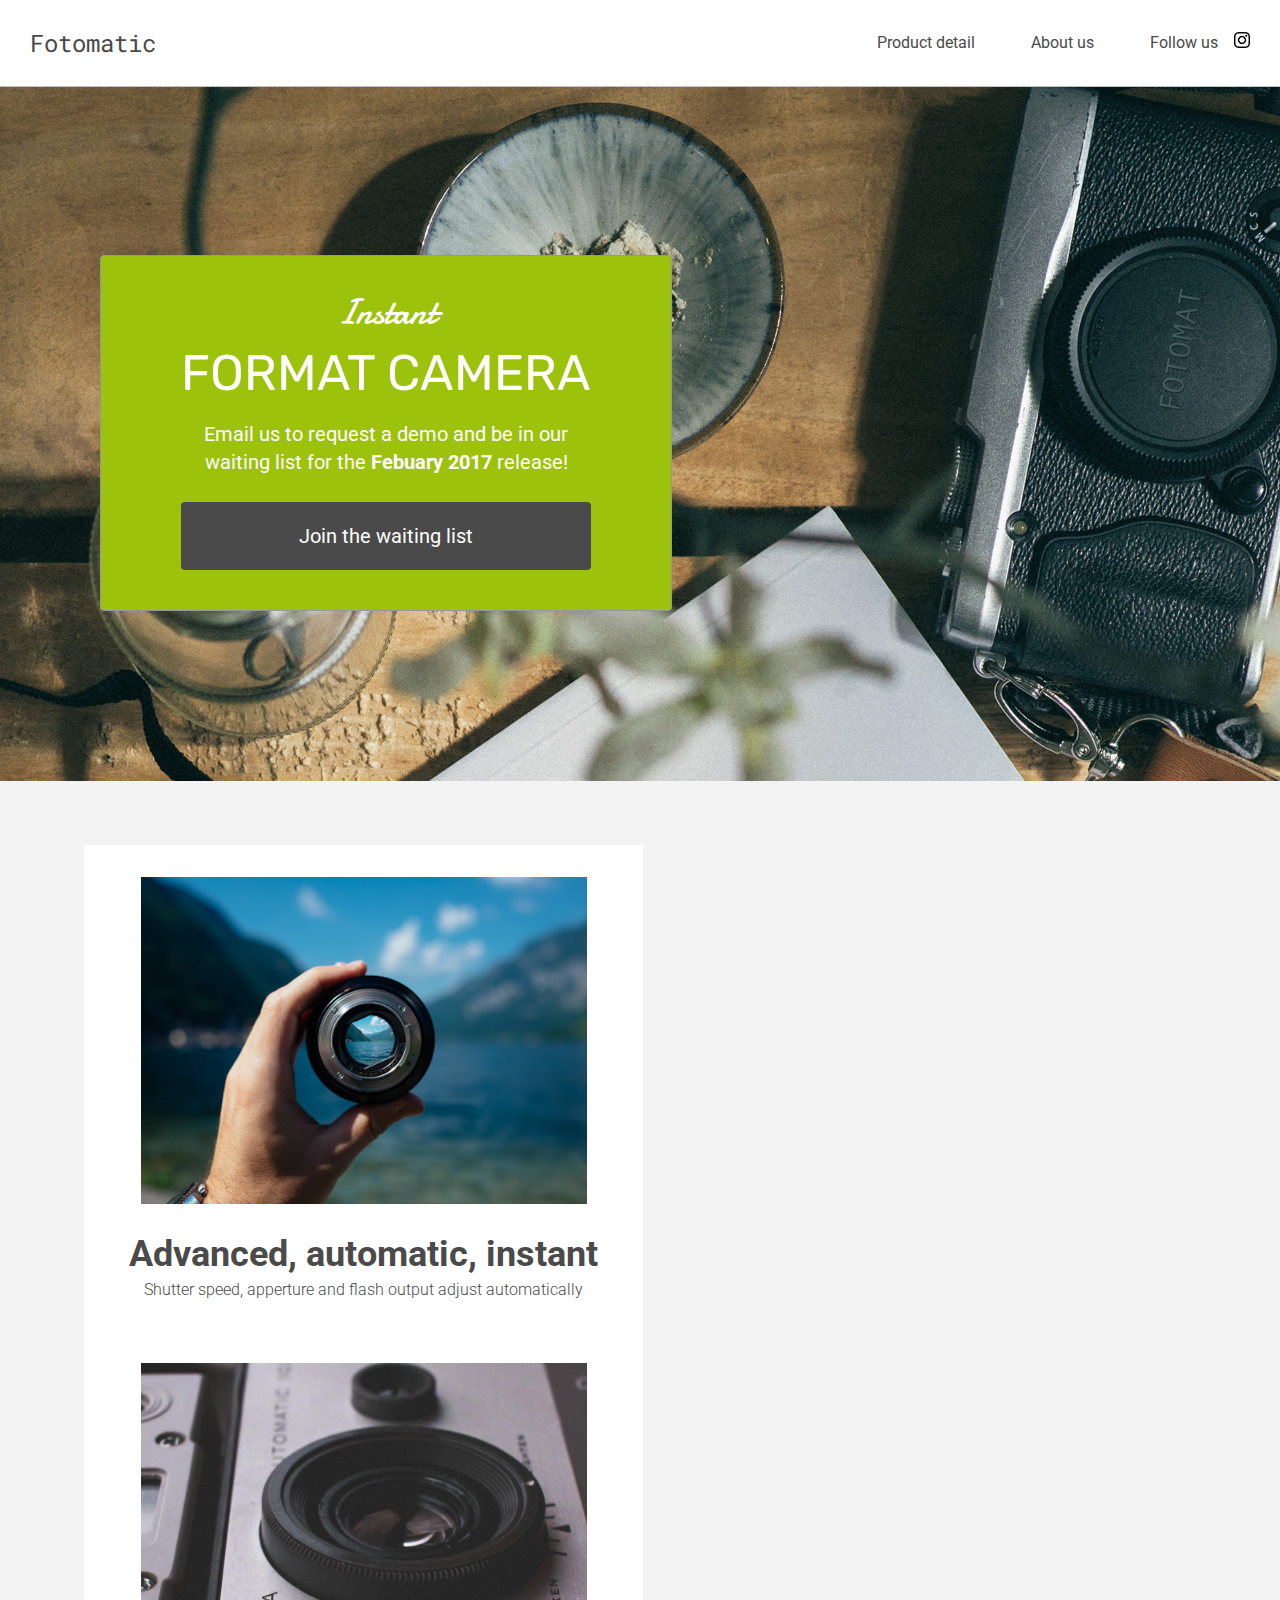
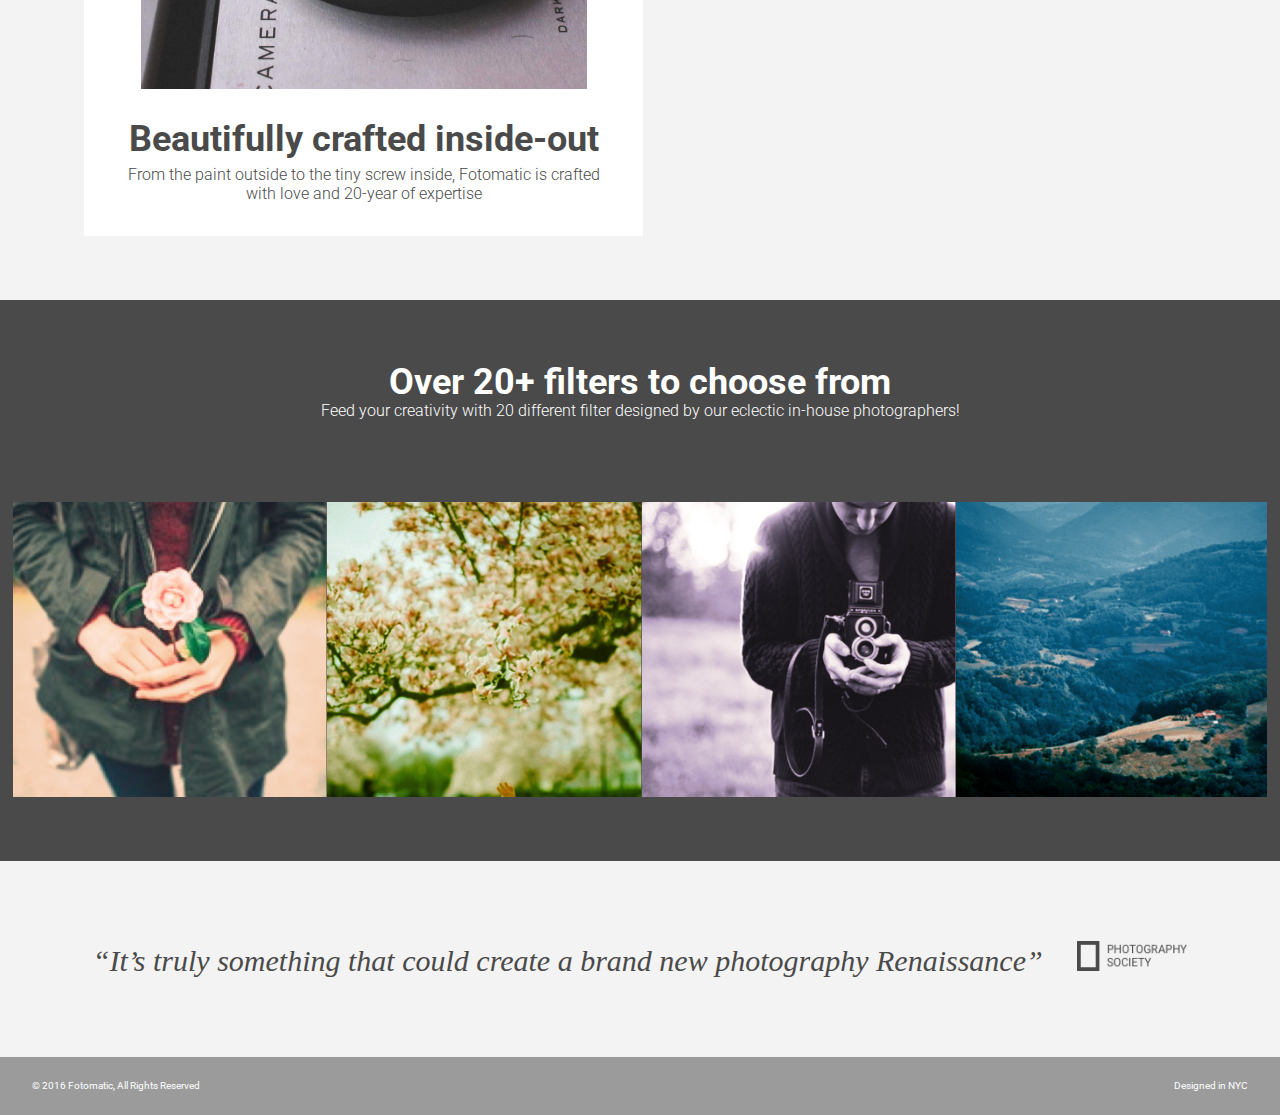
<file: Fotomatic/index.html>
<!DOCTYPE html>
<html>
<head>
  <link href="https://fonts.googleapis.com/css?family=Damion" rel="stylesheet">
  <link href="https://fonts.googleapis.com/css?family=Rubik" rel="stylesheet">
  <link href="https://fonts.googleapis.com/css?family=Roboto:300,400,600,700" rel="stylesheet">
  <link rel="stylesheet" href="./resources/css/reset.css">
  <link rel="stylesheet" href="./resources/css/style.css">
  <meta charset="UTF-8">
</head>
<body>
  <!-- Header -->
  <header>
    <div class="content">
      <a href="index.html" class="logo">Fotomatic</a>
      <nav class="desktop">
        <ul>
          <li><a href="#">Product detail</a></li>
          <li><a href="#">About us</a></li>
          <li><a href="https://www.instagram.com/">Follow us <img class="icon" src="./resources/images/instagram.png"></a></li>
        </ul>
      </nav>
      <nav class="mobile">
        <ul>
          <li><a href="#"><img src="./resources/images/ic-logo.svg"></a></li>
          <li><a href="#"><img src="./resources/images/ic-product-detail.svg"></a></li>
          <li><a href="#"><img src="./resources/images/ic-about-us.svg"></a></li>
          <li><a href="#" class="button">Join us</a></li>
        </ul>
      </nav>
    </div>
  </header>

  <!-- Main Content -->
  <div class="main-content">

    <!-- Sign Up Section -->
    <div id="sign-up-section" class="banner">
      <div id="sign-up-cta">
        <div class="content center">
          <div class="header">
            <h2 class="cursive">Instant</h2>
            <h1 class="striking">FORMAT CAMERA</h1>
          </div>
          <div class="email">
            <span>
              Email us to request a demo and be in our waiting list for the <strong>Febuary 2017</strong> release!
            </span>
            <div class="button">Join the waiting list</div>
          </div>
        </div>
      </div>
    </div>

    <!-- Features Section -->
    <div id="features-section">
      <div class="feature">
        <div class="center">
          <div class="image-container">
            <img src="./resources/images/feature-1.png" />
          </div>
          <div class="content">
            <h2>Advanced, automatic, instant</h2>
            <h3>Shutter speed, apperture and flash output adjust automatically</h3>
          </div>
        </div>
      </div>
      <div class="feature">
        <div class="center">
          <div class="image-container">
            <img src="./resources/images/feature-2.png" />
          </div>
          <div class="content">
            <h2>Beautifully crafted inside-out</h2>
            <h3>From the paint outside to the tiny screw inside, Fotomatic is crafted with love and 20-year of expertise</h3>
          </div>
        </div>
      </div>
    </div>

    <!-- Filters Section -->
    <div id="filters-section">
      <div class="content center">
        <h2>Over 20+ filters to choose from</h2>
        <h3>Feed your creativity with 20 different filter designed by our eclectic in-house photographers!</h3>
      </div>
      <div class="images-container">
        <div class="image-container">
          <img src="./resources/images/filter-1.png" />
        </div>
        <div class="image-container">
          <img src="./resources/images/filter-2.png" />
        </div>
        <div class="image-container">
          <img src="./resources/images/filter-3.png" />
        </div>
        <div class="image-container extra">
          <img src="./resources/images/filter-4.png" />
        </div>
      </div>
    </div>

    <!-- Quotes Section -->
    <div id="quotes-section">
      <div class="center">
        <span class="quote">“It’s truly something that could create a brand new photography Renaissance”</span>
        <img class="quote-citation" src="./resources/images/photography-logo.png" />
      </div>
    </div>

    <!-- Footer -->
    <footer>
      <div class="content">
        <span class="copyright">© 2016  Fotomatic, All Rights Reserved</span>
        <span class="location">Designed in NYC</span>
      </div>
    </footer>

  </div>
</body>
</html>
</file>
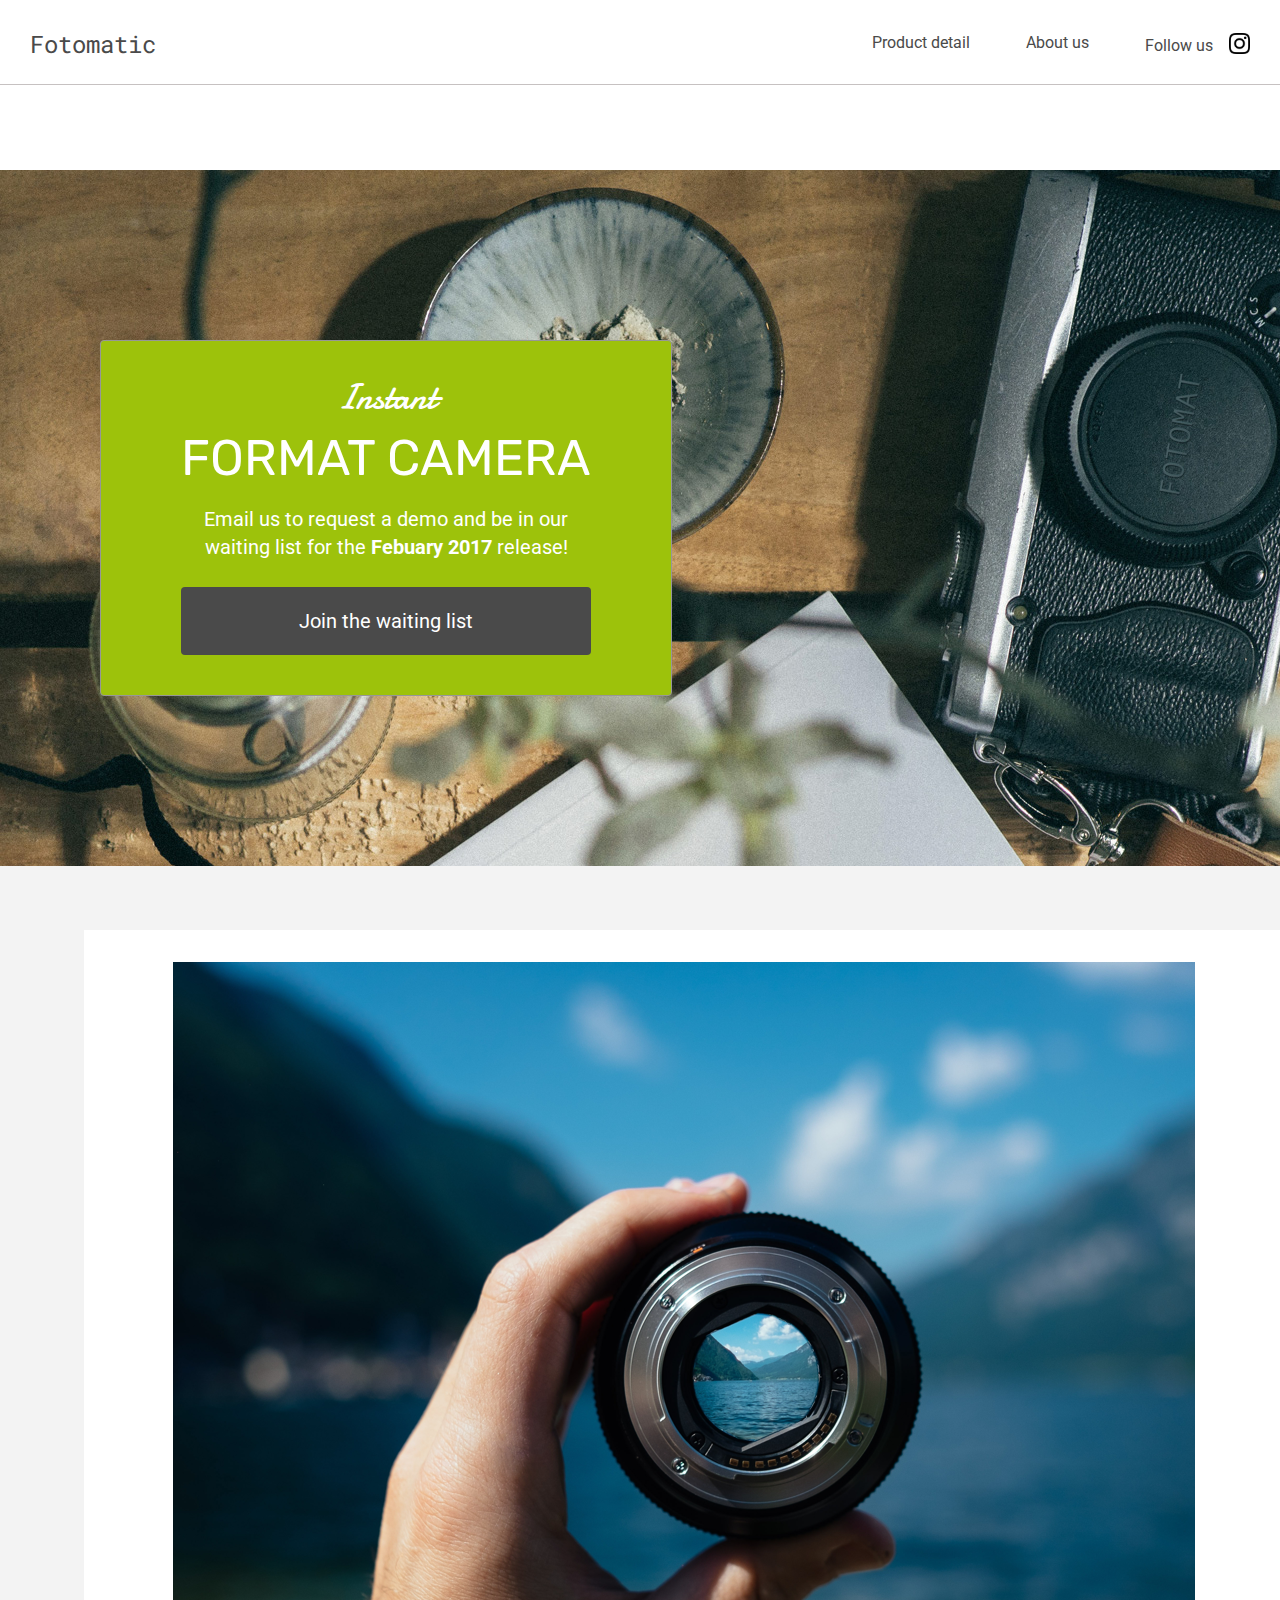
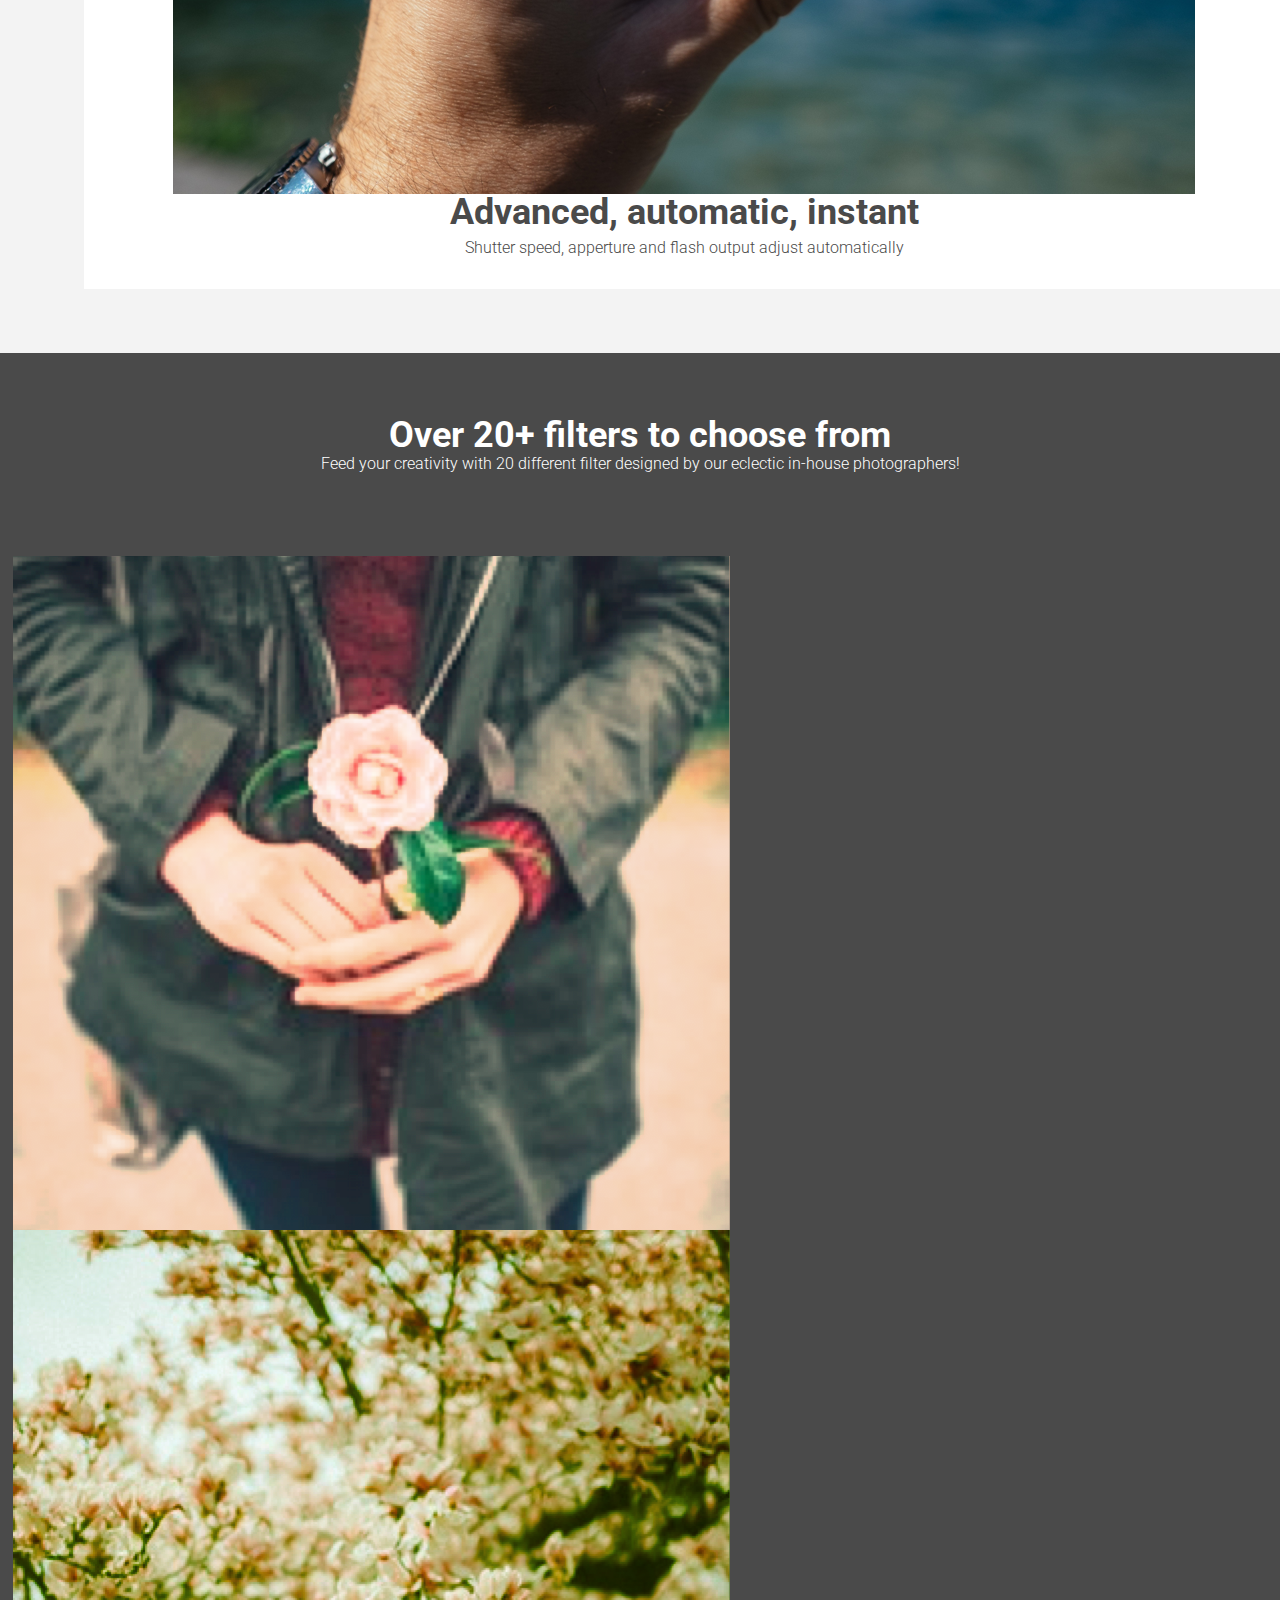
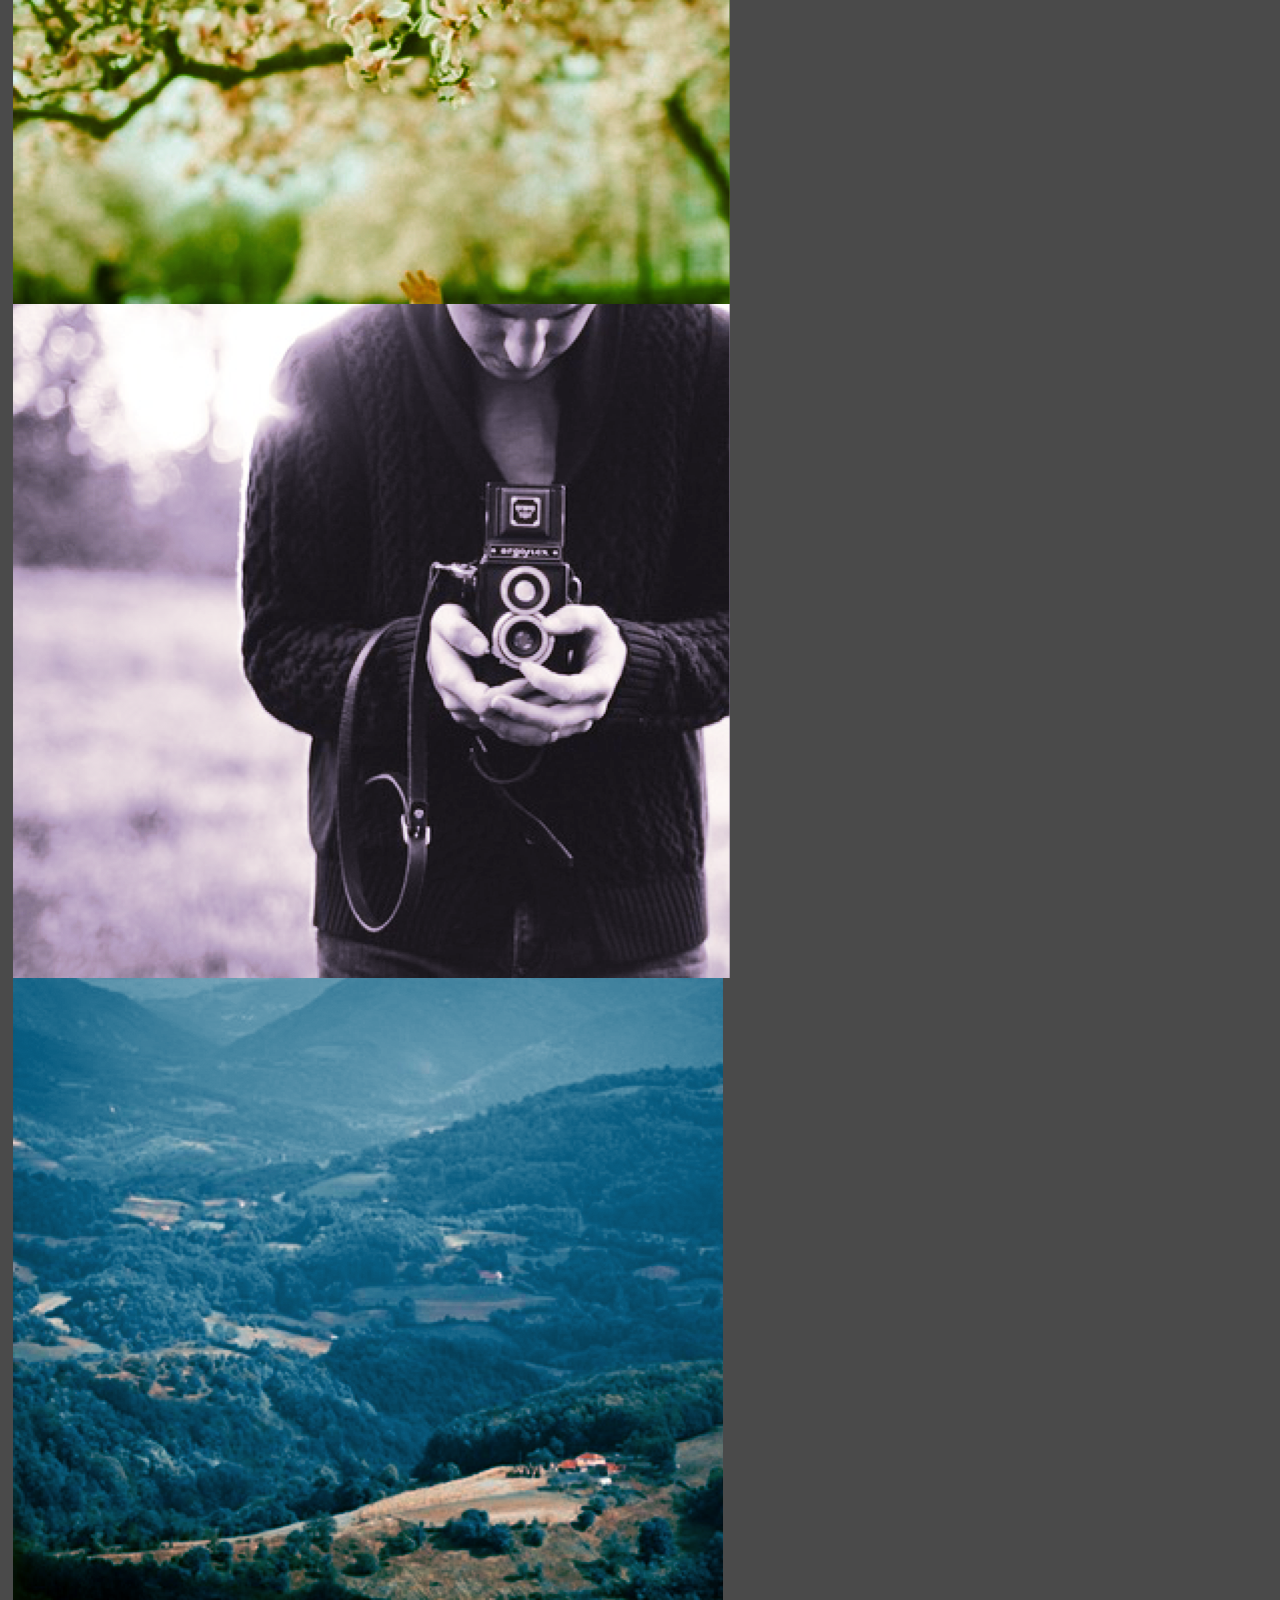
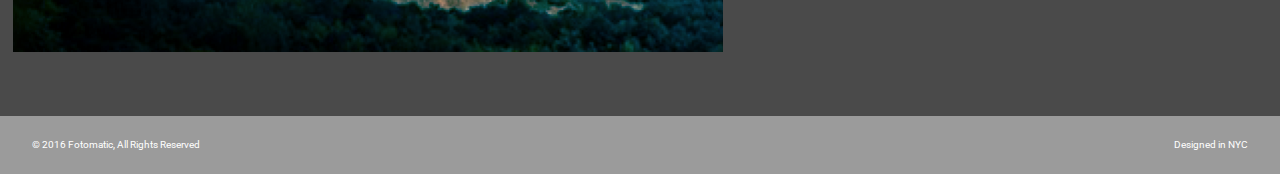
<file: Fotomatic/backup/index.html>
<!DOCTYPE html>
<html>
<head>
  <link href="https://fonts.googleapis.com/css?family=Damion" rel="stylesheet">
  <link href="https://fonts.googleapis.com/css?family=Rubik" rel="stylesheet">
  <link href="https://fonts.googleapis.com/css?family=Roboto:300,400,600,700" rel="stylesheet">
  <link rel="preconnect" href="https://fonts.googleapis.com">
<link rel="preconnect" href="https://fonts.gstatic.com" crossorigin>
<link href="https://fonts.googleapis.com/css2?family=Roboto+Mono&display=swap" rel="stylesheet">
  <link rel="stylesheet" href="./resources/css/reset.css">
  <link rel="stylesheet" href="./resources/css/style.css" type="text/css">
  <meta charset="UTF-8">
</head>
<body>
  <!-- Header -->
  <header>
    <div class="content">
      <a href="index.html" class="logo">Fotomatic</a>
      <nav class="desktop">
        <ul>
          <li><a href="#">Product detail</a></li>
          <li><a href="#">About us</a></li>
          <li><a href="https://www.instagram.com/">Follow us <img class="icon" src="./resources/images/instagram.png"></a></li>
        </ul>
      </nav>
      <nav class="mobile">
        <ul>
          <li><a href="#"><img src="./resources/images/ic-logo.svg"></a></li>
          <li><a href="#"><img src="./resources/images/ic-product-detail.svg"></a></li>
          <li><a href="#"><img src="./resources/images/ic-about-us.svg"></a></li>
          <li><a href="#" class="button">Join us</a></li>
        </ul>
      </nav>
    </div>
  </header>

  <!-- Main Content -->
  <div class="main-content">

    <!-- Sign Up Section -->
    <div id="sign-up-section" class="banner">
      <div id="sign-up-cta">
        <div class="content center">
          <div class="header">
            <h2 class="cursive">Instant</h2>
            <h1 class="striking">FORMAT CAMERA</h1>
          </div>
          <div class="email">
            <span>
              Email us to request a demo and be in our waiting list for the <strong>Febuary 2017</strong> release!
            </span>
            <div class="button">Join the waiting list</div>
          </div>
        </div>
      </div>
    </div>

    <!-- Features Section -->
    <div id="features-section">
      <div class="feature">
        <div class="center">
          <div class="image-container">
            <img src="./resources/images/feature-1.png" />
          </div>
          <div class="content">
            <h2>Advanced, automatic, instant</h2>
            <h3>Shutter speed, apperture and flash output adjust automatically</h3>
          </div>
        </div>
      </div>
      <div class="feature">
        <div class="center">
          <div class="image-container">
            <img src="./resources/images/feature-2.png" />
          </div>
          <div class="content">
            <h2>Beautifully crafted inside-out</h2>
            <h3>From the paint outside to the tiny screw inside, Fotomatic is crafted with love and 20-year of expertise</h3>
          </div>
        </div>
      </div>
    </div>

    <!-- Filters Section -->
    <div id="filters-section">
      <div class="content center">
        <h2>Over 20+ filters to choose from</h2>
        <h3>Feed your creativity with 20 different filter designed by our eclectic in-house photographers!</h3>
      </div>
      <div class="images-container">
        <div class="image-container">
          <img src="./resources/images/filter-1.png" />
        </div>
        <div class="image-container">
          <img src="./resources/images/filter-2.png" />
        </div>
        <div class="image-container">
          <img src="./resources/images/filter-3.png" />
        </div>
        <div class="image-container extra">
          <img src="./resources/images/filter-4.png" />
        </div>
      </div>
    </div>

    <!-- Quotes Section
    <div id="quotes-section">
      <div class="content center">
        <span class="quote">“It’s truly something that could create a brand new photography Renaissance”</span>
        <img class="quote-citation" src="./resources/images/photography-logo.png" />
      </div>
    </div>

    <!-- Footer -->
    <footer>
      <div class="content">
        <span class="copyright">© 2016  Fotomatic, All Rights Reserved</span>
        <span class="location">Designed in NYC</span>
      </div>
    </footer>

  </div>
</body>
</html>
</file>
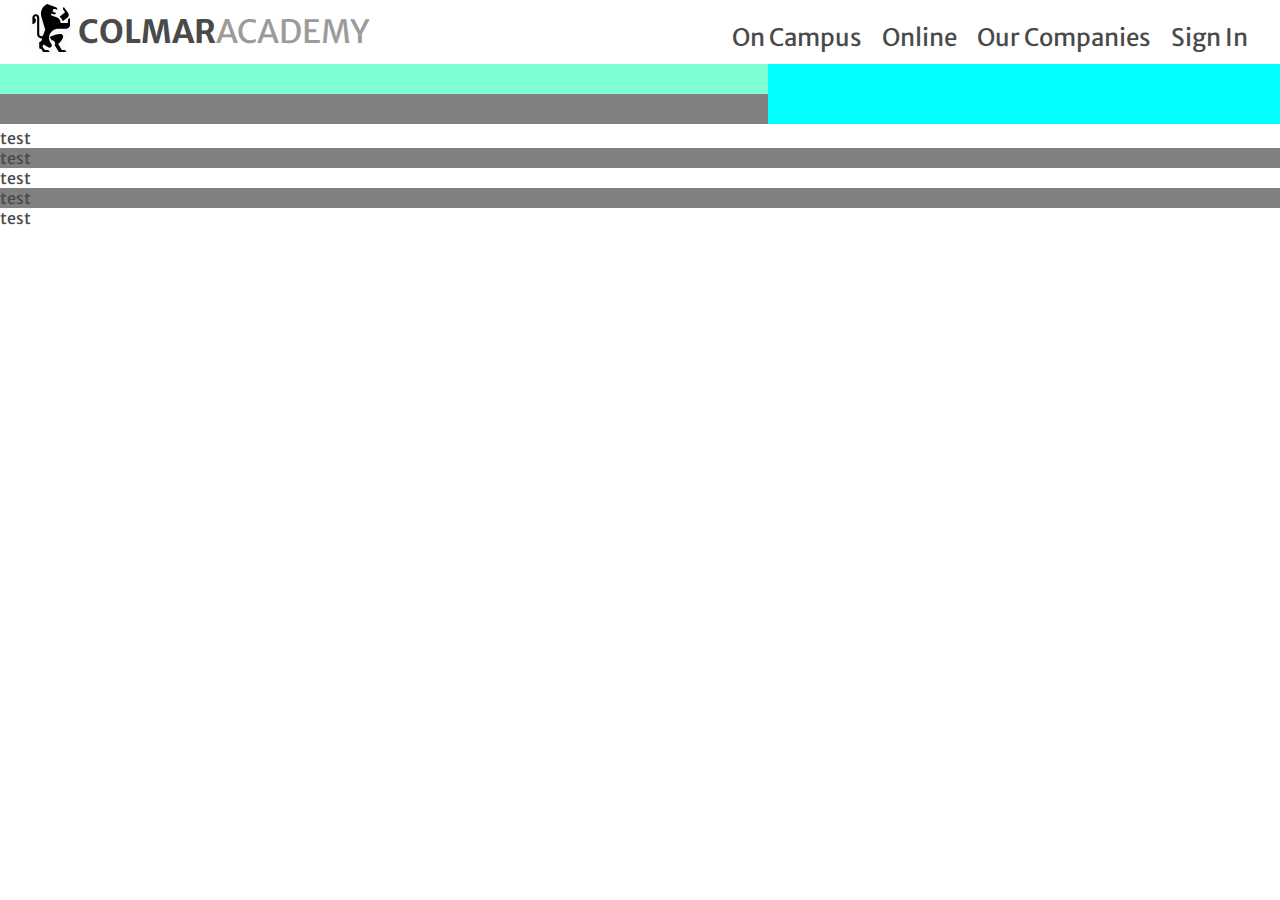
<file: colmaracademy/test.html>
<!DOCTYPE html>
<!--[if lt IE 7]>      <html class="no-js lt-ie9 lt-ie8 lt-ie7"> <![endif]-->
<!--[if IE 7]>         <html class="no-js lt-ie9 lt-ie8"> <![endif]-->
<!--[if IE 8]>         <html class="no-js lt-ie9"> <![endif]-->
<!--[if gt IE 8]>      <html class="no-js"> <!--<![endif]-->
<html>
    <head>
        <meta charset="utf-8">
        <meta http-equiv="X-UA-Compatible" content="IE=edge">
        <title></title>
        <meta name="description" content="">
        <meta name="viewport" content="width=device-width, initial-scale=1">
        <link rel="stylesheet" href="style.css">
        <link rel="preconnect" href="https://fonts.googleapis.com">
        <link rel="preconnect" href="https://fonts.gstatic.com" crossorigin>
        <link href="https://fonts.googleapis.com/css2?family=Merriweather+Sans:ital,wght@0,400;0,500;1,400&display=swap" rel="stylesheet">
    
    </head>
    <body>
        <nav>
            <div class="logo">
                 <img src="./resources/images/ic-logo.svg"/>
                 <span><b>colmar</b>academy</span>
            </div> 
            <ul>
                 <li>On campus</li>
                 <li>Online</li>
                 <li>Our companies</li>
                 <li>Sign in</li>
             </ul>
         </nav>
         <div class="block gray">
            <div class="bannerimg">

            </div>
            <div class="bannertext">
                
            </div>
         </div>
         <div class="block white">test</div>
         <div class="block gray">test</div>
         <div class="block white">test</div>
         <div class="block gray">test</div>
         <div class="block white">test</div>
    </body>
</html>
</file>
<file: Fotomatic/resources/css/style.css>
@import url('https://fonts.googleapis.com/css2?family=Roboto+Mono&display=swap');
/* Universal Styles */

html {
  font-family: "Roboto", sans-serif;
  font-size: 16px;
}

.main-content {
  position: relative;
  top: 5.3125rem; /* To offset for fixed header. */
}

.center {
  text-align: center;
}

.button {
  border-radius: 4px;
  background-color: #4a4a4a;
  color: white;
}

.image-container {
  overflow: hidden;
}

.image-container img {
  display: block;
  width:100%;

}

@media only screen and (max-width: 760px) {
  .main-content {
    top: 2.5625rem;
  }
}

/* Header */

header {
  position: fixed;
  width: 100%;
  border-bottom: solid 1px #c6c1c1;
  background-color: white;
  z-index: 11000;
}

header .content {
  display: flex;
  align-items: center;
  padding: 1.875rem;
}

header .logo {
  flex: 1;
  font-size:24px;
  color:#4a4a4a;
  font-family: 'Roboto Mono', monospace;
}

header nav ul {
  display: flex;
}

nav li {
  padding-left: 3.5rem;
}

nav a {
  vertical-align: bottom;
  line-height: 1.6;
  font-size: 1rem;
  color: #4a4a4a;
}

header .icon {
  width: 1rem;
  padding-left: .75rem;
}

header .mobile {
  display: none;
}

@media only screen and (max-width: 760px) {
  header .desktop {
    display: none;
  }

  header .mobile {
    display: block;
    width: 100%;
  }

  header .content {
    padding: .5rem 0;
  }

  header .mobile ul {
    display: flex;
    justify-content: space-around;
    align-items: center;
    width: 100%;
  }

  header .mobile li {
    padding: 0;
  }

  header .mobile .button {
    padding: .1875rem .5rem;
    background-color: #9dc20b;
    line-height: 1.6;
    color: white;
  }
}

/* Sign Up Section */

#sign-up-section {
  display: flex;
  justify-content: flex-start;
  align-items: flex-start;
  height: 43.5rem;
  background-image: url('../images/banner-landingpage.jpg');
  background-size: cover;
}

#sign-up-cta {
  padding: 0 5rem 2.5rem 5rem;
  border: solid 1px #979797;
  border-radius: 4px;
  background-color: #9dc20b;
  position:relative;
  top:170px;
  left:100px;
}

#sign-up-cta .content {
  width: 25.625rem;
  margin-top: 2rem;
  font-family: "Roboto", sans-serif;
  font-size: 1.25rem;
  line-height: 1.4;
  color: white;
}

#sign-up-cta h1 {
  font-size: 3.125rem;
}

#sign-up-cta h2 {
  font-size: 2.25rem;
}

#sign-up-cta span strong {
  font-weight: bold;
}

#sign-up-cta .cursive {
  font-family: "Damion", cursive;
}

#sign-up-cta .striking {
  font-family: "Rubik", sans-serif;
  padding-bottom: .75rem;
}

#sign-up-cta .button {
  margin-top: 1.625rem;
  padding: 1.25rem 7.25rem;
}

@media only screen and (max-width: 760px) {
  #sign-up-section {
    align-items: center;
    justify-content: center;
    height: 28rem;
  }

  #sign-up-cta {
    position: static;
    width: auto;
    height: auto;
    background-color: transparent;
    border: none;
  }

  #sign-up-cta .content {
    margin-top: 0;
  }

  #sign-up-cta .email {
    display: none;
  }

  #sign-up-cta h1 {
    font-size: 3.125rem;
  }

  #sign-up-cta h2 {
    font-size: 2.25rem;
  }
}

@media only screen and (max-width: 450px) {
  #sign-up-section {
    height: 20rem;
  }

  #sign-up-cta h1 {
    font-size: 2.25rem;
  }

  #sign-up-cta h2 {
    font-size: 2rem;
  }
}

/* Features Section */

#features-section {
  justify-content: space-between;
  padding: 4rem 5%;
  background-color: #f3f3f3;
  overflow: hidden;
  margin: 0 auto;
}

.feature {
  flex: 1;
  padding: 2rem;
  margin: 0px 1.25rem;
  background-color: white;
  display:inline-block;
  width: 43%;

}

.feature .image-container {
  width: 90%;
  height: 65%;
  margin: 0 auto;
  display:block;
  overflow:hidden;
}

.feature h2 {
  padding-bottom: .5rem;
  padding-top:2rem;
  font-size: 2.25rem;
  font-weight: bold;
  color: #4a4a4a;
}

.feature h3 {
  font-size: 1rem;
  line-height: 1.2;
  font-weight: 300;
  color: #4a4a4a;
}

@media only screen and (max-width: 890px) {
  .feature h2 {
    font-size: 1.125rem;
    line-height: 1.3;
    font-weight: normal;
  }

  .feature h3 {
    font-size: .875rem;
    line-height: 1.4;
  }
}

@media only screen and (max-width: 760px) {
  #features-section {
    flex-flow: column;
    padding: 0;
  }

  .feature {
    margin: 0;
    padding: 1.25rem 1rem 0 1rem;
    width:100%;
    box-sizing: border-box;
  }
}

/* Filters Section */

#filters-section {
  padding: 4rem 0;
  background-color: #4a4a4a;
}

#filters-section .content {
  padding: 0 .625rem;
  margin-bottom: 5rem;
}

#filters-section .content h2 {
  font-size: 2.25rem;
  font-weight: bold;
  color: white;
}

#filters-section .content h3 {
  font-size: 1rem;
  line-height: 1.4;
  font-weight: 300;
  color: white;
}

#filters-section .images-container {
  max-width:100%;
  padding: 0 1%;
  display: flex;
}

@media only screen and (max-width: 760px) {
  #filters-section {
    padding: 1.5rem 0 0 0;
  }

  #filters-section .content {
    margin-bottom: 1rem;
  }

  #filters-section .content h2 {
    padding-bottom: .625rem;
    font-size: 1.125rem;
    line-height: 1.3;
    font-weight: normal;
  }

  #filters-section .content h3 {
    font-size: .875rem;
    line-height: 1.4;
  }

  #filters-section .images-container {
    padding: 0;
  }

  #filters-section .extra {
    display: none;
  }
}

/* Quotes Section */

#quotes-section {
  background-color: #f3f3f3;
}

#quotes-section .center {
  padding: 5rem 0;
}

#quotes-section .quote {
  padding-right: 1.875rem;
  font-family: "Palatino", serif;
  font-size: 1.875rem;
  line-height: 1.1;
  font-style: italic;
  color: #4a4a4a;
}

#quotes-section .quote-citation {
  height: 1.875rem;
}

@media only screen and (max-width: 760px) {
  #quotes-section content {
    padding: 1.875rem .625rem;
  }

  #quotes-section quote {
    font-size: 1.5rem;
    line-height: 1.4;
  }

  #quotes-section quote-citation {
    display: block;
    padding-top: 1rem;
    margin: auto;
  }
}

/* Footer */

footer {
  background-color: #9b9b9b;
  padding: 1.5rem 2rem;
}

footer .content {
  color: white;
  display: flex;
  font-size: .75rem;
}

footer .copyright {
  flex-grow: 1;
}

@media only screen and (min-width: 760px) {
  footer .content {
    font-size: .625rem;
  }
}
</file>
<file: Fotomatic/backup/resources/css/style.css>
/* Universal Styles */

html {
  font-family: "Roboto", sans-serif;
  font-size: 16px;
}

.main-content {
  position: relative;
  top: 5.3125rem; /* To offset for fixed header. */
}

.center {
  text-align: center;
}

.button {
  border-radius: 4px;
  background-color: #4a4a4a;
  color: white;
}

.image-container {
  overflow: hidden;
}

.image-container img {
  display: block;
}


/* Header */

header {
  width: 100%;
  border-bottom: solid 1px #c6c1c1;
  background-color: white;
  box-sizing: border-box;
  height: 85px;
}

header .content {
  display: flex;
  align-items: center;
  padding: 1.875rem;
}

header .logo {
  flex:1;
  font-family: 'Roboto Mono', monospace;
  font-size:24px;
  color:#4a4a4a;
}

header nav ul {
  display: flex;
  color:#4a4a4a;
  font-size:16px;
  font-family: 'Roboto';
  line-height: 1.6;;
}

nav li {
  padding-left: 3.5rem;
}

nav a {
  vertical-align: bottom;
  line-height: 1.6;
  font-size: 1rem;
  color: #4a4a4a;
}

header .icon {
  width: 1.3rem;
  position:relative;
  top:3px;
  padding-left: .75rem;
}

header .mobile {
  display: none;
}



/* Sign Up Section */

#sign-up-section {
  display: flex;
  justify-content: flex-start;
  align-items: flex-start;
  height: 43.5rem;
  background-image: url("../images/banner-landingpage.jpg");
  background-size:cover;
}

#sign-up-cta {
  padding: 0 5rem 2.5rem 5rem;
  border: solid 1px #979797;
  border-radius: 4px;
  background-color: #9dc20b;
  position:relative;
  top:170px;
  left:100px;
}

#sign-up-cta .content {
  width: 25.625rem;
  margin-top: 2rem;
  font-family: "Roboto", sans-serif;
  font-size: 1.25rem;
  line-height: 1.4;
  color: white;
}

#sign-up-cta h1 {
  font-size: 3.125rem;
}

#sign-up-cta h2 {
  font-size: 2.25rem;
}

#sign-up-cta span strong {
  font-weight: bold;
}

#sign-up-cta .cursive {
  font-family: "Damion", cursive;
}

#sign-up-cta .striking {
  font-family: "Rubik", sans-serif;
  padding-bottom: .75rem;
}

#sign-up-cta .button {
  margin-top: 1.625rem;
  padding: 1.25rem 7.25rem;
}



/* Features Section */

#features-section {
  display: flex;
  justify-content: space-between;
  padding: 4rem 5%;
  background-color: #f3f3f3;
  overflow: hidden;
}

.feature {
  flex: 1;
  padding: 2rem;
  margin: 0px 1.25rem;
  background-color: white;
  float:left;
}

.feature .image-container {
  width: 90%;
  height: 65%;
  margin: 0 auto;
}

.feature h2 {
  padding-bottom: .5rem;
  font-size: 2.25rem;
  font-weight: bold;
  color: #4a4a4a;
}

.feature h3 {
  font-size: 1rem;
  line-height: 1.2;
  font-weight: 300;
  color: #4a4a4a;
}



/* Filters Section */

#filters-section {
  padding: 4rem 0;
  background-color: #4a4a4a;
}

#filters-section .content {
  padding: 0 .625rem;
  margin-bottom: 5rem;
}

#filters-section .content h2 {
  font-size: 2.25rem;
  font-weight: bold;
  color: white;
}

#filters-section .content h3 {
  font-size: 1rem;
  line-height: 1.4;
  font-weight: 300;
  color: white;
}

#filters-section .images-container {
  max-width: 100%;
  padding: 0 1%;
}



/* Quotes Section */

#quotes-section {
  background-color: #f3f3f3;
}

#quotes-section content {
  padding: 5rem 0;
}

#quotes-section quote {
  padding-right: 1.875rem;
  font-family: "Palatino", serif;
  font-size: 1.875rem;
  line-height: 1.1;
  font-style: italic;
  color: #4a4a4a;
}

#quotes-section quote-citation {
  height: 1.875rem;
}



/* Footer */

footer {
  background-color: #9b9b9b;
  padding: 1.5rem 2rem;
}

footer .content {
  color: white;
  display: flex;
  font-size: .75rem;
}

footer .copyright {
  flex-grow: 1;
}

@media only screen and (max-width: 760px) {
  .main-content {
    top: 2.5625rem;
  }
}
@media only screen and (max-width: 760px) {
  header .desktop {
    display: none;
  }

  header .mobile {
    display: block;
    width: 100%;
  }

  header .content {
    padding: .5rem 0;
  }

  header .mobile ul {
    display: flex;
    justify-content: space-around;
    align-items: center;
    width: 100%;
  }

  header .mobile li {
    padding: 0;
  }

  header .mobile .button {
    padding: .1875rem .5rem;
    background-color: #9dc20b;
    line-height: 1.6;
    color: white;
  }
}
@media only screen and (max-width: 760px) {
  #sign-up-section {
    align-items: center;
    justify-content: center;
    height: 28rem;
  }

  #sign-up-cta {
    position: static;
    width: auto;
    height: auto;
    background-color: transparent;
    border: none;
  }

  #sign-up-cta .content {
    margin-top: 0;
  }

  #sign-up-cta .email {
    display: none;
  }

  #sign-up-cta h1 {
    font-size: 3.125rem;
  }

  #sign-up-cta h2 {
    font-size: 2.25rem;
  }
}

@media only screen and (max-width: 450px) {
  #sign-up-section {
    height: 20rem;
  }

  #sign-up-cta h1 {
    font-size: 2.25rem;
  }

  #sign-up-cta h2 {
    font-size: 2rem;
  }
}
@media only screen and (max-width: 890px) {
  .feature h2 {
    font-size: 1.125rem;
    line-height: 1.3;
    font-weight: normal;
  }

  .feature h3 {
    font-size: .875rem;
    line-height: 1.4;
  }
}

@media only screen and (max-width: 760px) {
  #features-section {
    flex-flow: column;
    padding: 0;
  }

  .feature {
    margin: 0;
    padding: 1.25rem 1rem 0 1rem;
  }
}
@media only screen and (max-width: 760px) {
  #filters-section {
    padding: 1.5rem 0 0 0;
  }

  #filters-section .content {
    margin-bottom: 1rem;
  }

  #filters-section .content h2 {
    padding-bottom: .625rem;
    font-size: 1.125rem;
    line-height: 1.3;
    font-weight: normal;
  }

  #filters-section .content h3 {
    font-size: .875rem;
    line-height: 1.4;
  }

  #filters-section .images-container {
    padding: 0;
  }

  #filters-section .extra {
    display: none;
  }
}
@media only screen and (max-width: 760px) {
  #quotes-section content {
    padding: 1.875rem .625rem;
  }

  #quotes-section quote {
    font-size: 1.5rem;
    line-height: 1.4;
  }

  #quotes-section quote-citation {
    display: block;
    padding-top: 1rem;
    margin: auto;
  }
}
@media only screen and (min-width: 760px) {
  footer .content {
    font-size: .625rem;
  }
}
</file>
<file: colmaracademy/style.css>
*{
    padding:0;
    margin:0;
}
body{
    color:#4a4a4a;
    font-family: 'Merriweather Sans', sans-serif;
}
nav{
    width:100%;
    height:64px;
    display: block;
    background-color:white;
}
nav .logo{
    color: #9b9b9b;
    height:32px;
    margin-left:24px;
    font-size:32px;
    line-height: 1px;
    display: flex;
    width:10em;
    text-transform:uppercase;
}
nav .logo img{
    height: 64px;
}
nav .logo span{
    position: relative;
    top:1em;
}
nav .logo span b{
    color: #4a4a4a;
    
}
nav ul{
    list-style: none;
    margin-right: 24px;
    font-size: 1.5em;
    position:relative;
    top:-10px;
    text-transform: capitalize;
    float:right;
}
nav ul li{
    padding: 0 8px;
    display:inline-block;
}
.block{
    width:100%;
    display:inline-block;
}
.gray{
    background-color:gray;
}
.white{
    background-color: white;
}
.bannerimg{
    width:60%;
    min-height:30px;
    background-color: aquamarine;
    float:left;
}
.bannertext{
    width:40%;
    min-height: 60px;
    background-color:aqua;
    float:right;
}
</file>
